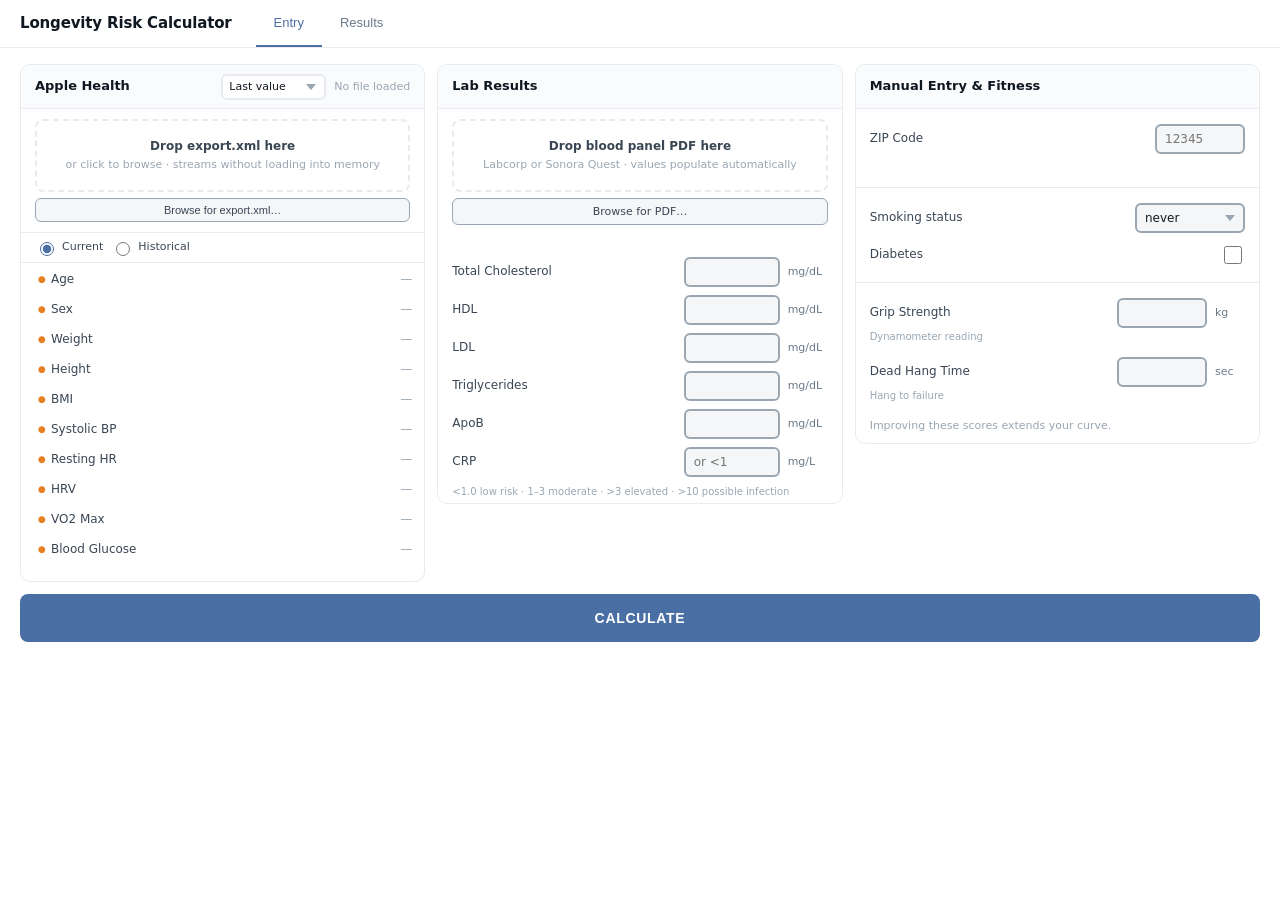
<file: index.html>
<!DOCTYPE html>
<html lang="en">
<head>
  <meta charset="UTF-8">
  <meta name="viewport" content="width=device-width, initial-scale=1.0">
  <title>Longevity Risk Calculator</title>
  <link rel="stylesheet" href="css/app.css">
</head>
<body>
<div id="app">

  <!-- ── Top bar ──────────────────────────────────────────────────────────── -->
  <header class="app-header">
    <span class="app-title">Longevity Risk Calculator</span>
    <nav class="tab-nav">
      <button class="tab-btn active" id="btn-entry"   onclick="switchTab('entry')">Entry</button>
      <button class="tab-btn"        id="btn-results" onclick="switchTab('results')">Results</button>
    </nav>
  </header>

  <!-- ════════════════════════════════════════════════════════════════════════
       ENTRY TAB
  ═══════════════════════════════════════════════════════════════════════════ -->
  <div class="tab-panel active" id="tab-entry">

    <!-- ── Three input panels ─────────────────────────────────────────────── -->
    <div class="panels-grid">

      <!-- ══ Panel 1: Apple Health ══════════════════════════════════════════ -->
      <div class="panel" id="panel-ah">

        <!-- Header: title + window selector + status -->
        <div class="panel-header">
          <span class="panel-title">Apple Health</span>
          <select id="ah-window" title="Data window">
            <option value="last_value">Last value</option>
            <option value="last_week">Last week</option>
            <option value="last_month">Last month</option>
            <option value="none">Manual entry</option>
          </select>
          <span class="panel-status" id="ah-status">No file loaded</span>
        </div>

        <!-- Drop zone for export.xml -->
        <div class="ah-drop-area">
          <div class="drop-zone" id="drop-ah"
               onclick="document.getElementById('file-ah').click()">
            <strong>Drop export.xml here</strong>
            <div class="drop-zone-hint">or click to browse · streams without loading into memory</div>
          </div>
          <input type="file" id="file-ah" accept=".xml" hidden>
          <button class="ah-reload-btn" id="ah-reload-btn">Browse for export.xml…</button>
        </div>

        <!-- Current / Historical date mode -->
        <div class="date-mode-row" id="date-mode-row">
          <label>
            <input type="radio" name="ah-mode" value="current" id="ah-mode-current" checked>
            Current
          </label>
          <label>
            <input type="radio" name="ah-mode" value="historical" id="ah-mode-historical">
            Historical
          </label>
          <span class="hist-selectors" id="hist-selectors">
            <select id="ah-month">
              <option>Jan</option><option>Feb</option><option>Mar</option>
              <option>Apr</option><option>May</option><option>Jun</option>
              <option>Jul</option><option>Aug</option><option>Sep</option>
              <option>Oct</option><option>Nov</option><option>Dec</option>
            </select>
            <select id="ah-year">
              <!-- Populated by app.js from export date range -->
            </select>
          </span>
        </div>

        <!-- Field rows: dot · label · value (or editable input in manual mode) -->
        <div class="ah-fields">

          <div class="ah-field" data-key="age">
            <span class="dot" id="dot-age">●</span>
            <span class="ah-field-label">Age</span>
            <span class="ah-field-value" id="val-age">—</span>
            <input type="text" class="field-input" id="inp-age" placeholder="yrs">
            <span class="ah-field-unit" id="unit-age" style="font-size:11px;color:var(--ink-3);width:36px;text-align:left;padding-left:4px">yrs</span>
          </div>

          <div class="ah-field" data-key="sex">
            <span class="dot" id="dot-sex">●</span>
            <span class="ah-field-label">Sex</span>
            <span class="ah-field-value" id="val-sex">—</span>
            <input type="text" class="field-input" id="inp-sex" placeholder="male / female">
          </div>

          <div class="ah-field" data-key="weight_lb">
            <span class="dot" id="dot-weight_lb">●</span>
            <span class="ah-field-label">Weight</span>
            <span class="ah-field-value" id="val-weight_lb">—</span>
            <input type="text" class="field-input" id="inp-weight_lb" placeholder="lb">
            <span class="ah-field-unit" style="font-size:11px;color:var(--ink-3);width:20px">lb</span>
          </div>

          <div class="ah-field" data-key="height_in">
            <span class="dot" id="dot-height_in">●</span>
            <span class="ah-field-label">Height</span>
            <span class="ah-field-value" id="val-height_in">—</span>
            <input type="text" class="field-input" id="inp-height_in" placeholder="in">
            <span class="ah-field-unit" style="font-size:11px;color:var(--ink-3);width:20px">in</span>
          </div>

          <div class="ah-field" data-key="bmi">
            <span class="dot" id="dot-bmi">●</span>
            <span class="ah-field-label">BMI</span>
            <span class="ah-field-value" id="val-bmi">—</span>
            <!-- BMI is always computed; input is read-only placeholder -->
            <input type="text" class="field-input" id="inp-bmi" placeholder="auto" readonly
                   style="background:var(--surface-2);cursor:default">
          </div>

          <div class="ah-field" data-key="systolic_bp">
            <span class="dot" id="dot-systolic_bp">●</span>
            <span class="ah-field-label">Systolic BP</span>
            <span class="ah-field-value" id="val-systolic_bp">—</span>
            <input type="text" class="field-input" id="inp-systolic_bp" placeholder="mmHg">
            <span class="ah-field-unit" style="font-size:11px;color:var(--ink-3);width:36px">mmHg</span>
          </div>

          <div class="ah-field" data-key="resting_hr">
            <span class="dot" id="dot-resting_hr">●</span>
            <span class="ah-field-label">Resting HR</span>
            <span class="ah-field-value" id="val-resting_hr">—</span>
            <input type="text" class="field-input" id="inp-resting_hr" placeholder="bpm">
            <span class="ah-field-unit" style="font-size:11px;color:var(--ink-3);width:28px">bpm</span>
          </div>

          <div class="ah-field" data-key="hrv">
            <span class="dot" id="dot-hrv">●</span>
            <span class="ah-field-label">HRV</span>
            <span class="ah-field-value" id="val-hrv">—</span>
            <input type="text" class="field-input" id="inp-hrv" placeholder="ms">
            <span class="ah-field-unit" style="font-size:11px;color:var(--ink-3);width:20px">ms</span>
          </div>

          <div class="ah-field" data-key="vo2_max">
            <span class="dot" id="dot-vo2_max">●</span>
            <span class="ah-field-label">VO2 Max</span>
            <span class="ah-field-value" id="val-vo2_max">—</span>
            <input type="text" class="field-input" id="inp-vo2_max" placeholder="mL/min·kg">
            <span class="ah-field-unit" style="font-size:11px;color:var(--ink-3);width:56px">mL/min·kg</span>
          </div>

          <div class="ah-field" data-key="blood_glucose">
            <span class="dot" id="dot-blood_glucose">●</span>
            <span class="ah-field-label">Blood Glucose</span>
            <span class="ah-field-value" id="val-blood_glucose">—</span>
            <input type="text" class="field-input" id="inp-blood_glucose" placeholder="mg/dL">
            <span class="ah-field-unit" style="font-size:11px;color:var(--ink-3);width:36px">mg/dL</span>
          </div>

        </div><!-- /.ah-fields -->

        <div class="ah-timestamp" id="ah-timestamp"></div>

      </div><!-- /#panel-ah -->


      <!-- ══ Panel 2: Lab Results ════════════════════════════════════════════ -->
      <div class="panel" id="panel-lab">

        <div class="panel-header">
          <span class="panel-title">Lab Results</span>
        </div>

        <!-- Drop zone for lab PDF -->
        <div class="lab-drop-area">
          <div class="drop-zone" id="drop-lab"
               onclick="document.getElementById('file-lab').click()">
            <strong>Drop blood panel PDF here</strong>
            <div class="drop-zone-hint">Labcorp or Sonora Quest · values populate automatically</div>
          </div>
          <input type="file" id="file-lab" accept=".pdf" hidden>
        </div>

        <button class="lab-browse-btn" id="lab-browse-btn"
                onclick="document.getElementById('file-lab').click()">
          Browse for PDF…
        </button>

        <div class="lab-status status-dim" id="lab-status"></div>

        <!-- Lab value entry fields -->
        <div class="lab-fields">

          <div class="lab-field">
            <span class="lab-field-label">Total Cholesterol</span>
            <input type="text" class="field-input" id="lab-total_cholesterol" placeholder="">
            <span class="lab-field-unit">mg/dL</span>
          </div>

          <div class="lab-field">
            <span class="lab-field-label">HDL</span>
            <input type="text" class="field-input" id="lab-hdl" placeholder="">
            <span class="lab-field-unit">mg/dL</span>
          </div>

          <div class="lab-field">
            <span class="lab-field-label">LDL</span>
            <input type="text" class="field-input" id="lab-ldl" placeholder="">
            <span class="lab-field-unit">mg/dL</span>
          </div>

          <div class="lab-field">
            <span class="lab-field-label">Triglycerides</span>
            <input type="text" class="field-input" id="lab-triglycerides" placeholder="">
            <span class="lab-field-unit">mg/dL</span>
          </div>

          <div class="lab-field">
            <span class="lab-field-label">ApoB</span>
            <input type="text" class="field-input" id="lab-apob" placeholder="">
            <span class="lab-field-unit">mg/dL</span>
          </div>

          <div class="lab-field">
            <span class="lab-field-label">CRP</span>
            <input type="text" class="field-input" id="lab-crp" placeholder="or &lt;1">
            <span class="lab-field-unit">mg/L</span>
          </div>

        </div><!-- /.lab-fields -->

        <div class="crp-hint">
          &lt;1.0 low risk · 1–3 moderate · &gt;3 elevated · &gt;10 possible infection
        </div>
        <div class="crp-infection-warn" id="crp-infection-warn">
          ⚠ May indicate acute infection — retest when healthy
        </div>

      </div><!-- /#panel-lab -->


      <!-- ══ Panel 3: Manual Entry & Fitness ════════════════════════════════ -->
      <div class="panel" id="panel-manual">

        <div class="panel-header">
          <span class="panel-title">Manual Entry &amp; Fitness</span>
        </div>

        <!-- ZIP Code -->
        <div class="manual-section">
          <div class="manual-field">
            <span class="manual-field-label">ZIP Code</span>
            <input type="text" class="field-input-sm" id="inp-zip"
                   placeholder="12345" maxlength="5">
          </div>
          <div class="zip-status status-dim" id="zip-status"></div>
        </div>

        <!-- Smoking + Diabetes -->
        <div class="manual-section">

          <div class="manual-field">
            <span class="manual-field-label">Smoking status</span>
            <select id="inp-smoker" style="width:110px;height:30px">
              <option value="never">never</option>
              <option value="former">former</option>
              <option value="current">current</option>
            </select>
          </div>

          <div class="manual-field">
            <span class="manual-field-label">Diabetes</span>
            <input type="checkbox" id="inp-diabetes">
          </div>

        </div>

        <!-- Fitness -->
        <div class="manual-section">

          <div class="fitness-field-block">
            <div class="fitness-field-row">
              <span class="manual-field-label">Grip Strength</span>
              <input type="text" class="field-input-sm" id="inp-grip_kg" placeholder="">
              <span class="manual-field-unit">kg</span>
            </div>
            <div class="fitness-hint">Dynamometer reading</div>
          </div>

          <div class="fitness-field-block">
            <div class="fitness-field-row">
              <span class="manual-field-label">Dead Hang Time</span>
              <input type="text" class="field-input-sm" id="inp-hang_seconds" placeholder="">
              <span class="manual-field-unit">sec</span>
            </div>
            <div class="fitness-hint">Hang to failure</div>
          </div>

          <div class="fitness-note">
            Improving these scores extends your curve.
          </div>

        </div>

      </div><!-- /#panel-manual -->

    </div><!-- /.panels-grid -->

    <!-- ── Calculate button ─────────────────────────────────────────────────── -->
    <div class="calc-row">
      <button class="btn-calculate" id="btn-calculate">CALCULATE</button>
      <div class="missing-warn" id="missing-warn"></div>
    </div>

  </div><!-- /#tab-entry -->


  <!-- ════════════════════════════════════════════════════════════════════════
       RESULTS TAB
  ═══════════════════════════════════════════════════════════════════════════ -->
  <div class="tab-panel" id="tab-results">

    <div class="results-grid" id="results-grid">

      <!-- ── Left column ───────────────────────────────────────────────────── -->
      <div class="results-left">

        <!-- Stat cards (2×2 grid) -->
        <div class="stat-cards" id="stat-cards">
          <div class="stat-card">
            <div class="stat-card-label">5-yr Risk</div>
            <div class="stat-card-value" id="stat-r5">—</div>
          </div>
          <div class="stat-card">
            <div class="stat-card-label">10-yr Risk</div>
            <div class="stat-card-value" id="stat-r10">—</div>
          </div>
          <div class="stat-card">
            <div class="stat-card-label">Median Remaining</div>
            <div class="stat-card-value" id="stat-med">—</div>
          </div>
          <div class="stat-card">
            <div class="stat-card-label">ASCVD 10-yr</div>
            <div class="stat-card-value" id="stat-ascvd">—</div>
          </div>
        </div>

        <!-- Data source label -->
        <div class="data-source-label" id="data-source-label"></div>

        <!-- Risk factors panel (hidden until first Calculate) -->
        <div class="risk-panel" id="risk-panel">
          <div class="risk-body">
            <div class="risk-col" id="risk-positive">
              <div class="risk-empty">Enter optional fields for full analysis</div>
            </div>
            <div class="risk-divider"></div>
            <div class="risk-col" id="risk-negative">
              <div class="risk-empty">No significant risk factors identified</div>
            </div>
          </div>
        </div>

      </div><!-- /.results-left -->

      <!-- ── Right column: chart ───────────────────────────────────────────── -->
      <div class="results-right" id="results-right">
        <span class="chart-placeholder" id="chart-placeholder">
          Click CALCULATE to generate your survival curve.
        </span>
        <canvas id="survival-chart" style="display:none"></canvas>
      </div>

    </div><!-- /.results-grid -->

  </div><!-- /#tab-results -->

</div><!-- /#app -->

<!-- ── Libraries (plain scripts, loaded before ES modules) ──────────────────── -->
<script src="lib/saxjs/sax.min.js"></script>
<script src="lib/chartjs/chart.umd.min.js"></script>

<!-- ── Tab switching (minimal UI-only JS — no business logic) ──────────────── -->
<script>
function switchTab(name) {
  document.querySelectorAll('.tab-panel').forEach(p => p.classList.remove('active'));
  document.querySelectorAll('.tab-btn').forEach(b => b.classList.remove('active'));
  document.getElementById('tab-' + name).classList.add('active');
  document.getElementById('btn-' + name).classList.add('active');
}
</script>

<!-- ── Application modules ──────────────────────────────────────────────────── -->
<script type="module" src="js/app.js"></script>

</body>
</html>
</file>
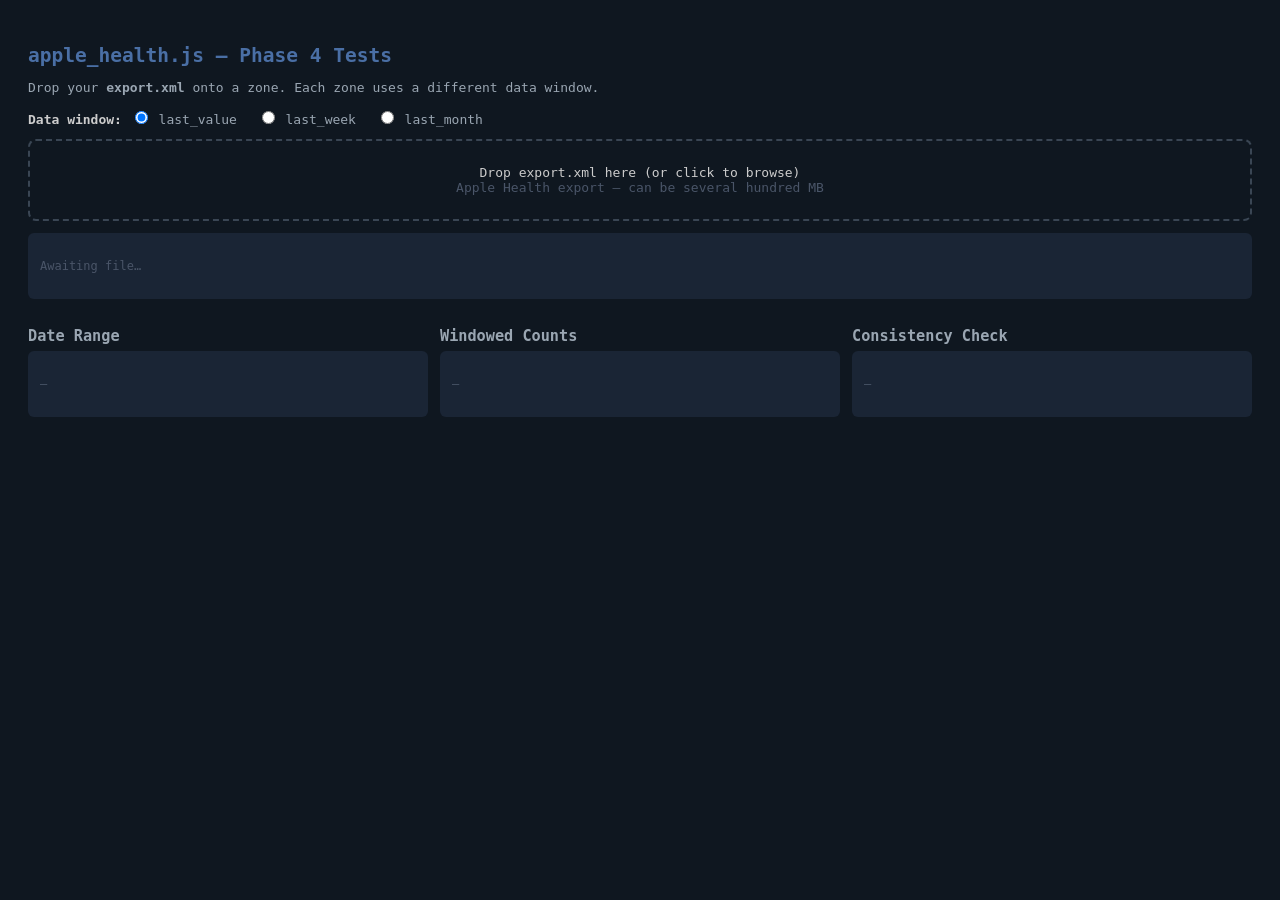
<file: tests/test_apple_health.html>
<!DOCTYPE html>
<html lang="en">
<head>
  <meta charset="UTF-8">
  <title>apple_health.js tests</title>
  <style>
    * { box-sizing: border-box; }
    body  { font-family: monospace; background: #0f1720; color: #ccc; padding: 20px; }
    h2    { color: #4A6FA5; margin-bottom: 4px; }
    h3    { color: #9aa6b2; margin: 16px 0 6px; }
    .zone {
      border: 2px dashed #3a4654; border-radius: 8px; padding: 24px;
      text-align: center; cursor: pointer; margin-bottom: 12px;
      transition: border-color 0.2s;
    }
    .zone.over  { border-color: #4A6FA5; background: #1a2535; }
    .zone.done  { border-color: #3D9970; }
    .zone.error { border-color: #e74c3c; }
    .pass  { color: #3D9970; }
    .fail  { color: #e74c3c; }
    .warn  { color: #E67E22; }
    .info  { color: #9aa6b2; }
    .dim   { color: #4a5568; }
    pre    { white-space: pre-wrap; font-size: 12px; line-height: 1.5; }
    .result-block { background: #1a2535; border-radius: 6px; padding: 12px; margin-bottom: 12px; }
    progress { width: 100%; height: 8px; margin-bottom: 8px; }
    progress::-webkit-progress-bar  { background: #1a2535; border-radius: 4px; }
    progress::-webkit-progress-value { background: #4A6FA5; border-radius: 4px; }
    .grid3 { display: grid; grid-template-columns: repeat(3, 1fr); gap: 12px; }
    @media (max-width: 900px) { .grid3 { grid-template-columns: 1fr; } }
    input[type=file] { display: none; }
    .window-sel { margin-bottom: 12px; }
    .window-sel label { margin-right: 12px; color: #9aa6b2; }
    .field { display: flex; justify-content: space-between; padding: 3px 0;
             border-bottom: 1px solid #1e2d3d; }
    .field .label { color: #9aa6b2; }
    .field .value { color: #e0e6ed; font-weight: bold; }
    .field .value.null { color: #4a5568; font-style: italic; }
  </style>
</head>
<body>
<h2>apple_health.js — Phase 4 Tests</h2>
<p class="info">Drop your <strong>export.xml</strong> onto a zone. Each zone uses a different data window.</p>

<div class="window-sel">
  <strong>Data window:</strong>
  <label><input type="radio" name="win" value="last_value" checked> last_value</label>
  <label><input type="radio" name="win" value="last_week"> last_week</label>
  <label><input type="radio" name="win" value="last_month"> last_month</label>
</div>

<div class="zone" id="zone-main" onclick="document.getElementById('file-main').click()">
  Drop export.xml here (or click to browse)
  <br><span class="dim">Apple Health export — can be several hundred MB</span>
</div>
<input type="file" id="file-main" accept=".xml">

<progress id="progress" value="0" max="1" style="display:none"></progress>

<div class="result-block" id="result-biometrics">
  <pre class="dim">Awaiting file…</pre>
</div>

<div class="grid3">
  <div>
    <h3>Date Range</h3>
    <div class="result-block" id="result-daterange">
      <pre class="dim">—</pre>
    </div>
  </div>
  <div>
    <h3>Windowed Counts</h3>
    <div class="result-block" id="result-counts">
      <pre class="dim">—</pre>
    </div>
  </div>
  <div>
    <h3>Consistency Check</h3>
    <div class="result-block" id="result-check">
      <pre class="dim">—</pre>
    </div>
  </div>
</div>

<!-- Load sax-js as a plain script before the ES module -->
<script src="../lib/saxjs/sax.min.js"></script>
<script type="module">
import { parseAppleHealth, getExportDateRange } from '../js/apple_health.js';

const zone     = document.getElementById('zone-main');
const fileInput= document.getElementById('file-main');
const progress = document.getElementById('progress');
const elBio    = document.getElementById('result-biometrics');
const elRange  = document.getElementById('result-daterange');
const elCounts = document.getElementById('result-counts');
const elCheck  = document.getElementById('result-check');

function selectedWindow() {
  return document.querySelector('input[name=win]:checked').value;
}

function fmt(v) {
  if (v === null || v === undefined) return '<span class="null">null</span>';
  return String(v);
}

function field(label, value) {
  const cls = (value === null || value === undefined) ? 'null' : '';
  return `<div class="field"><span class="label">${label}</span><span class="value ${cls}">${fmt(value)}</span></div>`;
}

function tsToStr(ts) {
  if (ts === null) return 'null';
  const d = new Date(ts);
  return d.toISOString().replace('T', ' ').slice(0, 19);
}

function runChecks(bio) {
  const checks = [];

  function check(label, ok, detail = '') {
    checks.push({ label, ok, detail });
  }

  check('age is integer >= 0',     Number.isInteger(bio.age) && bio.age >= 0,        `got ${bio.age}`);
  check('sex is male or female',   bio.sex === 'male' || bio.sex === 'female',        `got "${bio.sex}"`);
  check('weight_lb > 0',           bio.weight_lb !== null && bio.weight_lb > 0,       `got ${bio.weight_lb}`);
  check('weight_kg > 0',           bio.weight_kg !== null && bio.weight_kg > 0,       `got ${bio.weight_kg}`);
  check('height_in > 0',           bio.height_in !== null && bio.height_in > 0,       `got ${bio.height_in}`);
  check('bmi in [15, 60]',         bio.bmi !== null && bio.bmi >= 15 && bio.bmi <= 60, `got ${bio.bmi}`);

  // weight_kg / weight_lb ratio ≈ 0.453592
  if (bio.weight_kg !== null && bio.weight_lb !== null && bio.weight_lb > 0) {
    const ratio = bio.weight_kg / bio.weight_lb;
    check('kg/lb ratio ≈ 0.4536',  Math.abs(ratio - 0.453592) < 0.001,               `ratio=${ratio.toFixed(5)}`);
  }

  // BMI = (weight_lb / height_in^2) * 703
  if (bio.weight_lb !== null && bio.height_in !== null && bio.height_in > 0) {
    const expectedBmi = (bio.weight_lb / (bio.height_in ** 2)) * 703;
    check('BMI formula correct',   Math.abs(bio.bmi - expectedBmi) < 0.2,             `expected≈${expectedBmi.toFixed(1)} got=${bio.bmi}`);
  }

  check('systolic_bp > 0 or null', bio.systolic_bp === null || bio.systolic_bp > 0,  `got ${bio.systolic_bp}`);
  check('resting_hr > 0 or null',  bio.resting_hr  === null || bio.resting_hr  > 0,  `got ${bio.resting_hr}`);
  check('vo2_max > 0 or null',     bio.vo2_max     === null || bio.vo2_max     > 0,  `got ${bio.vo2_max}`);
  check('hrv > 0 or null',         bio.hrv         === null || bio.hrv         > 0,  `got ${bio.hrv}`);

  // date range: min <= max
  const [minDt, maxDt] = bio._date_range;
  check('date range: min <= max',  minDt !== null && maxDt !== null && minDt <= maxDt,
        `${tsToStr(minDt)} .. ${tsToStr(maxDt)}`);

  return checks;
}

async function handleFile(file) {
  const win = selectedWindow();
  zone.className = 'zone';
  zone.textContent = `Parsing ${file.name} (${(file.size / 1e6).toFixed(0)} MB) — ${win}…`;
  elBio.innerHTML = '<pre class="info">Streaming XML…</pre>';
  elRange.innerHTML  = '<pre class="dim">—</pre>';
  elCounts.innerHTML = '<pre class="dim">—</pre>';
  elCheck.innerHTML  = '<pre class="dim">—</pre>';

  progress.style.display = 'block';
  progress.value = 0;

  const t0 = performance.now();

  try {
    const bio = await parseAppleHealth(file, win, null, frac => {
      progress.value = frac;
    });
    progress.value = 1;
    const elapsed = ((performance.now() - t0) / 1000).toFixed(1);

    zone.className = 'zone done';
    zone.textContent = `✓ ${file.name} parsed in ${elapsed}s (${win})`;

    // Biometrics display
    elBio.innerHTML = `
      ${field('age',          bio.age)}
      ${field('sex',          bio.sex)}
      ${field('weight_lb',    bio.weight_lb)}
      ${field('weight_kg',    bio.weight_kg)}
      ${field('height_in',    bio.height_in)}
      ${field('bmi',          bio.bmi)}
      ${field('systolic_bp',  bio.systolic_bp)}
      ${field('resting_hr',   bio.resting_hr)}
      ${field('hrv',          bio.hrv)}
      ${field('vo2_max',      bio.vo2_max)}
      ${field('blood_glucose',bio.blood_glucose)}
    `;

    // Date range
    const [minDt, maxDt] = bio._date_range;
    elRange.innerHTML = `<pre>${tsToStr(minDt)}\n  to\n${tsToStr(maxDt)}</pre>`;

    // Counts
    const cnt = bio._counts;
    const cntKeys = Object.keys(cnt);
    if (cntKeys.length === 0) {
      elCounts.innerHTML = '<pre class="dim">(last_value mode — no counts)</pre>';
    } else {
      elCounts.innerHTML = '<pre>' +
        cntKeys.map(k => `${k.padEnd(16)} ${cnt[k]} readings`).join('\n') +
      '</pre>';
    }

    // Consistency checks
    const checks = runChecks(bio);
    const passed = checks.filter(c => c.ok).length;
    const failed = checks.filter(c => !c.ok).length;
    let html = `<pre>`;
    for (const c of checks) {
      const cls  = c.ok ? 'pass' : 'fail';
      const mark = c.ok ? 'PASS' : 'FAIL';
      html += `<span class="${cls}">${mark}</span>  ${c.label}`;
      if (c.detail) html += `  <span class="dim">(${c.detail})</span>`;
      html += '\n';
    }
    html += `\n<span class="${failed === 0 ? 'pass' : 'fail'}">${passed}/${checks.length} checks passed</span>`;
    html += `</pre>`;
    elCheck.innerHTML = html;

  } catch (err) {
    zone.className = 'zone error';
    zone.textContent = `Error: ${err.message}`;
    elBio.innerHTML = `<pre class="fail">${err.stack || err.message}</pre>`;
    console.error(err);
  }
}

// ── Drop zone wiring ─────────────────────────────────────────────────────────
zone.addEventListener('dragover', e => { e.preventDefault(); zone.classList.add('over'); });
zone.addEventListener('dragleave', () => zone.classList.remove('over'));
zone.addEventListener('drop', e => {
  e.preventDefault(); zone.classList.remove('over');
  const file = e.dataTransfer.files[0];
  if (file) handleFile(file);
});
fileInput.addEventListener('change', () => {
  if (fileInput.files[0]) handleFile(fileInput.files[0]);
});
</script>
</body>
</html>
</file>
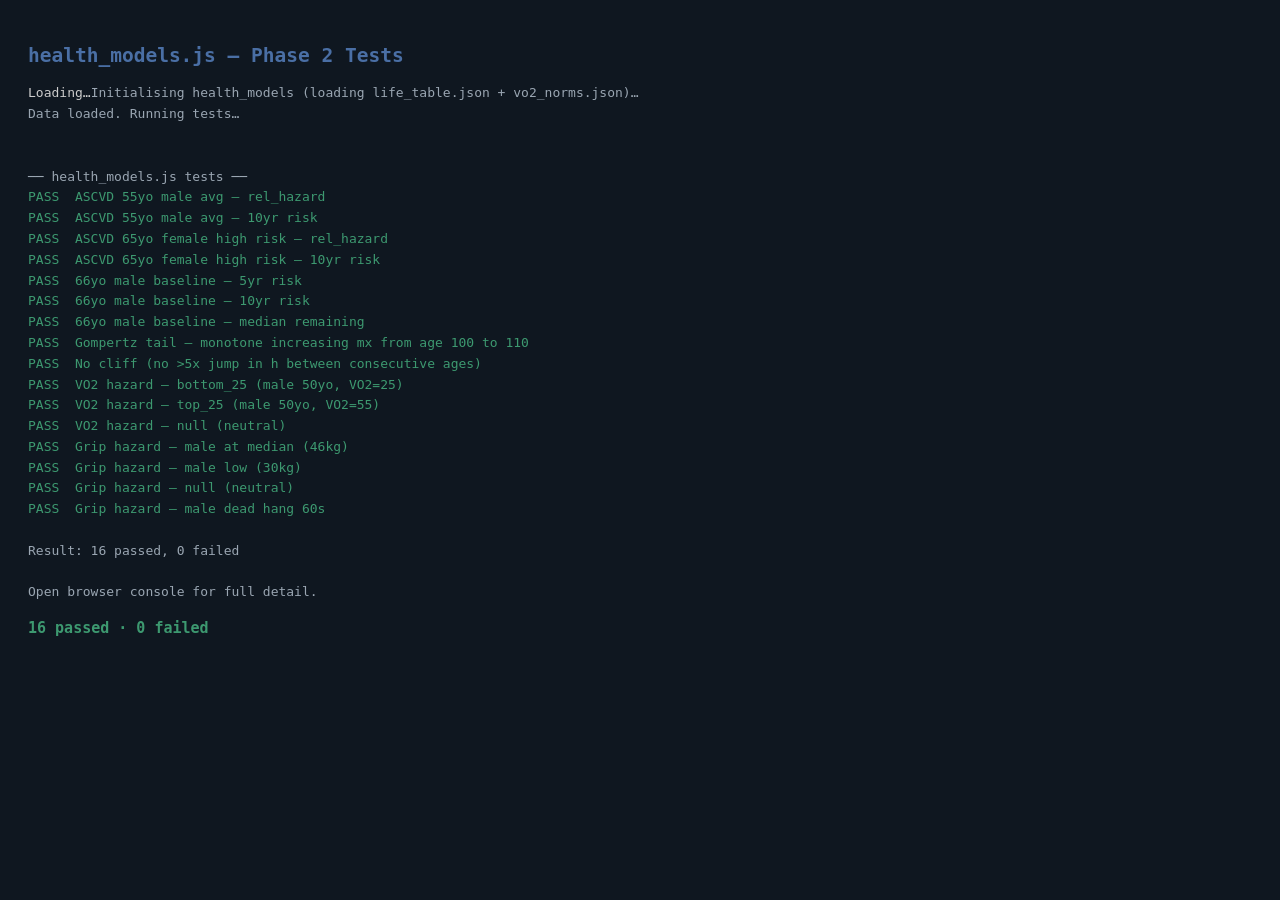
<file: tests/test_health_models.html>
<!DOCTYPE html>
<html lang="en">
<head>
  <meta charset="UTF-8">
  <title>health_models.js tests</title>
  <style>
    body { font-family: monospace; padding: 20px; background: #0f1720; color: #ccc; }
    h2   { color: #4A6FA5; }
    #log { white-space: pre; line-height: 1.6; font-size: 13px; }
    .pass { color: #3D9970; }
    .fail { color: #e74c3c; }
    .warn { color: #E67E22; }
    .info { color: #9aa6b2; }
    #summary { margin-top: 16px; font-size: 15px; font-weight: bold; }
  </style>
</head>
<body>
<h2>health_models.js — Phase 2 Tests</h2>
<div id="log">Loading…</div>
<div id="summary"></div>

<script type="module">
import {
  init, integrateSurvival, summarizeSurvival,
  predictAscvdHazard, ascvd10yrRisk,
  predictVo2Hazard, predictGripHazard,
  predictCombinedHazard, runTests,
} from '../js/health_models.js';

const logEl = document.getElementById('log');
const sumEl = document.getElementById('summary');

function log(msg, cls = 'info') {
  const span = document.createElement('span');
  span.className = cls;
  span.textContent = msg + '\n';
  logEl.appendChild(span);
}

// Intercept console to show in page
const origLog   = console.log.bind(console);
const origWarn  = console.warn.bind(console);
const origGroup = console.group.bind(console);
const origGroupEnd = console.groupEnd.bind(console);

console.log  = (...a) => { origLog(...a);  const s = a.join(' '); log(s, s.startsWith('PASS') ? 'pass' : s.startsWith('FAIL') ? 'fail' : 'info'); };
console.warn = (...a) => { origWarn(...a); log(a.join(' '), 'warn'); };
console.group    = (...a) => { origGroup(...a);    log('\n── ' + a.join(' ') + ' ──', 'info'); };
console.groupEnd = (...a) => { origGroupEnd(...a); };

log('Initialising health_models (loading life_table.json + vo2_norms.json)…');

try {
  await init('../data');
  log('Data loaded. Running tests…\n');
  const { passed, failed } = runTests();
  sumEl.textContent = `${passed} passed · ${failed} failed`;
  sumEl.style.color = failed === 0 ? '#3D9970' : '#e74c3c';
  log('\nOpen browser console for full detail.');
} catch (err) {
  log('ERROR: ' + err.message, 'fail');
  console.error(err);
}
</script>
</body>
</html>
</file>
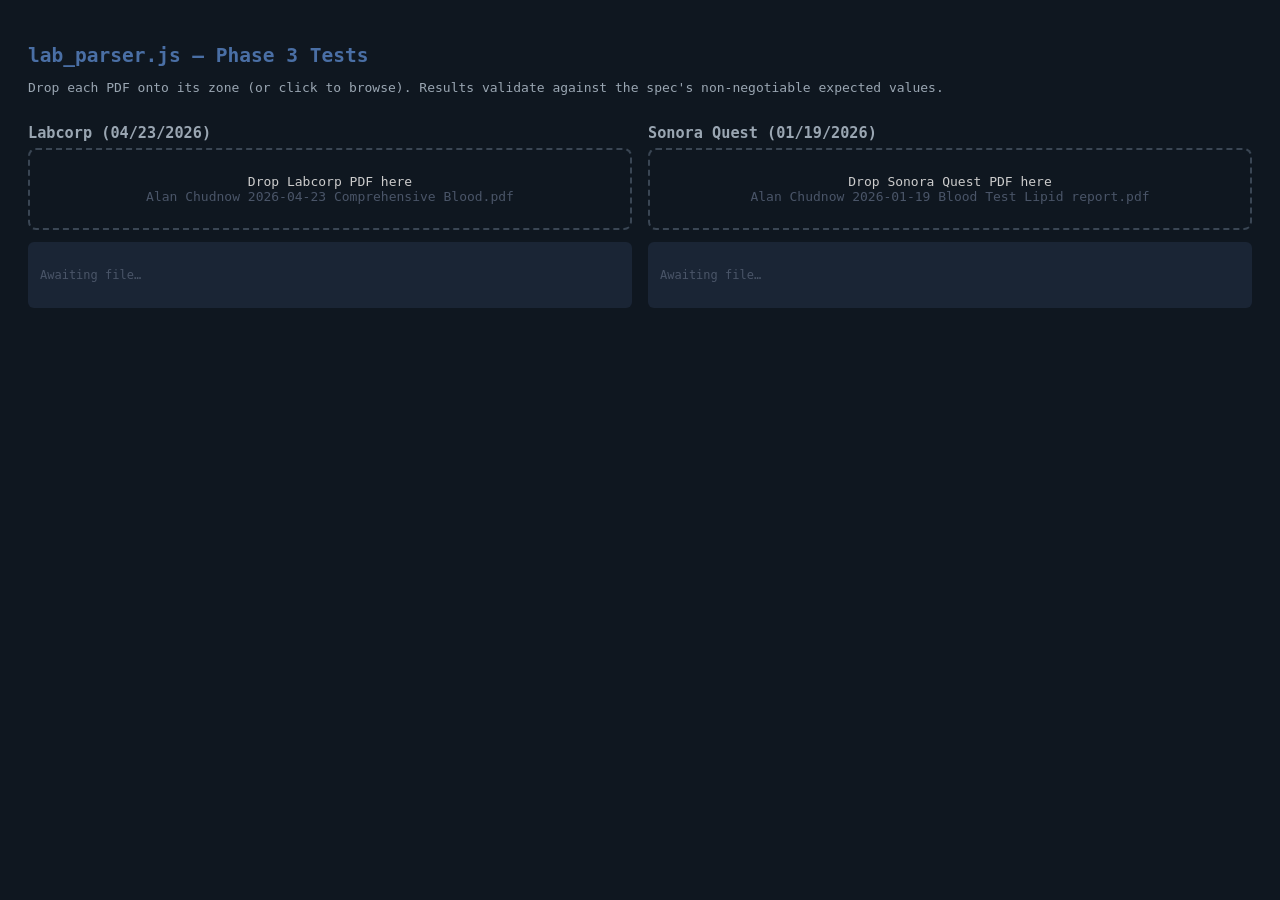
<file: tests/test_lab_parser.html>
<!DOCTYPE html>
<html lang="en">
<head>
  <meta charset="UTF-8">
  <title>lab_parser.js tests</title>
  <style>
    * { box-sizing: border-box; }
    body  { font-family: monospace; background: #0f1720; color: #ccc; padding: 20px; }
    h2    { color: #4A6FA5; margin-bottom: 4px; }
    h3    { color: #9aa6b2; margin: 16px 0 6px; }
    .zone {
      border: 2px dashed #3a4654; border-radius: 8px; padding: 24px;
      text-align: center; cursor: pointer; margin-bottom: 12px;
      transition: border-color 0.2s;
    }
    .zone.over  { border-color: #4A6FA5; background: #1a2535; }
    .zone.done  { border-color: #3D9970; }
    .zone.error { border-color: #e74c3c; }
    .pass  { color: #3D9970; }
    .fail  { color: #e74c3c; }
    .warn  { color: #E67E22; }
    .info  { color: #9aa6b2; }
    .dim   { color: #4a5568; }
    pre    { white-space: pre-wrap; font-size: 12px; line-height: 1.5; }
    .result-block { background: #1a2535; border-radius: 6px; padding: 12px; margin-bottom: 12px; }
    #summary { margin-top: 16px; font-size: 16px; font-weight: bold; }
    details summary { cursor: pointer; color: #9aa6b2; margin-top: 8px; }
    details pre { font-size: 11px; max-height: 300px; overflow-y: auto; }
    .grid { display: grid; grid-template-columns: 1fr 1fr; gap: 16px; }
    @media (max-width: 700px) { .grid { grid-template-columns: 1fr; } }
    input[type=file] { display: none; }
  </style>
</head>
<body>
<h2>lab_parser.js — Phase 3 Tests</h2>
<p class="info">Drop each PDF onto its zone (or click to browse). Results validate against the spec's non-negotiable expected values.</p>

<div class="grid">
  <!-- Labcorp -->
  <div>
    <h3>Labcorp (04/23/2026)</h3>
    <div class="zone" id="zone-labcorp" onclick="document.getElementById('file-labcorp').click()">
      Drop Labcorp PDF here<br>
      <span class="dim">Alan Chudnow 2026-04-23 Comprehensive Blood.pdf</span>
    </div>
    <input type="file" id="file-labcorp" accept=".pdf">
    <div class="result-block" id="result-labcorp">
      <pre class="dim">Awaiting file…</pre>
    </div>
  </div>

  <!-- Sonora Quest -->
  <div>
    <h3>Sonora Quest (01/19/2026)</h3>
    <div class="zone" id="zone-sonora" onclick="document.getElementById('file-sonora').click()">
      Drop Sonora Quest PDF here<br>
      <span class="dim">Alan Chudnow 2026-01-19 Blood Test Lipid report.pdf</span>
    </div>
    <input type="file" id="file-sonora" accept=".pdf">
    <div class="result-block" id="result-sonora">
      <pre class="dim">Awaiting file…</pre>
    </div>
  </div>
</div>

<div id="summary"></div>

<script type="module">
import { parseLabPdf, extractRawText } from '../js/lab_parser.js';

// ── Expected values from the spec (non-negotiable) ───────────────────────────
const EXPECTED = {
  labcorp: {
    hdl: 46, ldl: 72, apob: 66, hba1c: 5.1, glucose: 82,
    crp: 1.0, total_cholesterol: 130, triglycerides: 83, vldl: 12,
    lab_date: '04/23/2026', lab_vendor: 'labcorp',
  },
  sonora_quest: {
    hdl: 35, ldl: 122, non_hdl: 143, hba1c: 5.2, glucose: 96,
    total_cholesterol: 178, triglycerides: 106, vldl: 21,
    apob: null, crp: null,
    lab_date: '01/19/2026', lab_vendor: 'sonora_quest',
  },
};

// Track pass/fail across both PDFs
const totals = { passed: 0, failed: 0 };

function checkResults(got, expected, label, elResult, elZone) {
  let html = `<pre>`;
  let allPass = true;

  for (const [k, expVal] of Object.entries(expected)) {
    const gotVal = got[k] ?? null;
    let ok;
    if (expVal === null) {
      ok = gotVal === null || gotVal === undefined;
    } else if (typeof expVal === 'number') {
      ok = Math.abs((gotVal ?? NaN) - expVal) < 0.05;
    } else {
      ok = gotVal === expVal;
    }
    const cls   = ok ? 'pass' : 'fail';
    const mark  = ok ? 'PASS' : 'FAIL';
    const gotStr = gotVal === null ? 'null' : String(gotVal);
    const expStr = expVal === null ? 'null' : String(expVal);
    html += `<span class="${cls}">${mark}</span>  ${k.padEnd(20)} got=${gotStr.padEnd(10)} exp=${expStr}\n`;
    if (ok) totals.passed++; else { totals.failed++; allPass = false; }
  }

  // Also show any extra fields returned (non-null values not in expected)
  const extra = Object.entries(got).filter(([k, v]) => !(k in expected) && v !== null);
  if (extra.length) {
    html += `\n<span class="info">-- Extra fields returned --</span>\n`;
    for (const [k, v] of extra) html += `<span class="info">         ${k.padEnd(20)} ${v}</span>\n`;
  }

  html += `</pre>`;
  elResult.innerHTML = html;
  elZone.className = 'zone ' + (allPass ? 'done' : 'error');
  elZone.textContent = allPass ? `✓ ${label} — all pass` : `✗ ${label} — see failures`;

  updateSummary();
}

function updateSummary() {
  const el = document.getElementById('summary');
  const total = totals.passed + totals.failed;
  if (total === 0) { el.textContent = ''; return; }
  el.textContent = `${totals.passed} / ${total} checks passed`;
  el.style.color = totals.failed === 0 ? '#3D9970' : '#e74c3c';
}

async function handleFile(file, vendorKey, elResult, elZone) {
  elZone.className = 'zone';
  elZone.textContent = `Parsing ${file.name}…`;
  elResult.innerHTML = '<pre class="info">Extracting text and matching labels…</pre>';
  try {
    const got = await parseLabPdf(file);

    // Attach raw text for debugging
    const raw = await extractRawText(file);
    const relevant = raw.split('\n')
      .filter(l => /cholesterol|hdl|ldl|triglyceride|apob|apolipoprotein|glucose|hba1c|hemoglobin|crp|reactive|vldl|non.hdl|collected|labcorp|sonora/i.test(l))
      .join('\n');

    checkResults(got, EXPECTED[vendorKey], file.name, elResult, elZone);

    const details = document.createElement('details');
    details.innerHTML = `<summary>Raw extracted text (relevant lines)</summary><pre>${escHtml(relevant)}</pre>`;
    document.getElementById('result-' + vendorKey.replace('_', '-').replace('sonora-quest','sonora')).appendChild(details);

  } catch (err) {
    elZone.className = 'zone error';
    elZone.textContent = `Error: ${err.message}`;
    elResult.innerHTML = `<pre class="fail">${escHtml(err.stack || err.message)}</pre>`;
    console.error(err);
  }
}

function escHtml(s) {
  return s.replace(/&/g,'&amp;').replace(/</g,'&lt;').replace(/>/g,'&gt;');
}

// ── Drop zone + file input wiring ────────────────────────────────────────────
function wireZone(zoneId, fileInputId, vendorKey) {
  const zone   = document.getElementById(zoneId);
  const input  = document.getElementById(fileInputId);
  const result = document.getElementById('result-' + zoneId.replace('zone-',''));

  zone.addEventListener('dragover', e => { e.preventDefault(); zone.classList.add('over'); });
  zone.addEventListener('dragleave', () => zone.classList.remove('over'));
  zone.addEventListener('drop', e => {
    e.preventDefault(); zone.classList.remove('over');
    const file = e.dataTransfer.files[0];
    if (file) handleFile(file, vendorKey, result, zone);
  });
  input.addEventListener('change', () => {
    if (input.files[0]) handleFile(input.files[0], vendorKey, result, zone);
  });
}

wireZone('zone-labcorp', 'file-labcorp', 'labcorp');
wireZone('zone-sonora',  'file-sonora',  'sonora_quest');
</script>
</body>
</html>
</file>
<file: css/app.css>
/* ─────────────────────────────────────────────────────────────────────────────
   Design tokens (matching src/gui.py color constants)
───────────────────────────────────────────────────────────────────────────── */
:root {
  --bg:          #ffffff;
  --surface-2:   #fafbfc;
  --surface-3:   #f4f6f8;
  --ink-1:       #0f1720;
  --ink-2:       #3a4654;
  --ink-3:       #6b7a8a;
  --ink-4:       #9aa6b2;
  --line:        #e7ebef;
  --border:      #9aa6b2;
  --accent:      #4a6fa5;
  --accent-hvr:  #3a5a8a;
  --accent-soft: #eef2f8;
  --ok:          #3d9970;
  --warn:        #e67e22;
  --danger:      #e74c3c;
}

/* ─────────────────────────────────────────────────────────────────────────────
   Reset and base
───────────────────────────────────────────────────────────────────────────── */
*, *::before, *::after { box-sizing: border-box; }
html, body {
  margin: 0; padding: 0;
  background: var(--bg);
  color: var(--ink-1);
  font-family: 'Segoe UI', -apple-system, BlinkMacSystemFont, system-ui, sans-serif;
  font-size: 14px;
  line-height: 1.45;
  -webkit-font-smoothing: antialiased;
}

/* ─────────────────────────────────────────────────────────────────────────────
   App shell
───────────────────────────────────────────────────────────────────────────── */
#app {
  min-height: 100vh;
  display: flex;
  flex-direction: column;
}

/* ─────────────────────────────────────────────────────────────────────────────
   Top bar / header
───────────────────────────────────────────────────────────────────────────── */
.app-header {
  background: var(--bg);
  border-bottom: 1px solid var(--line);
  padding: 0 20px;
  display: flex;
  align-items: center;
  gap: 24px;
  height: 48px;
  flex-shrink: 0;
}

.app-title {
  font-size: 15px;
  font-weight: 600;
  color: var(--ink-1);
  letter-spacing: -0.01em;
}

/* ─────────────────────────────────────────────────────────────────────────────
   Tab navigation
───────────────────────────────────────────────────────────────────────────── */
.tab-nav {
  display: flex;
  gap: 0;
  height: 100%;
  align-items: stretch;
}

.tab-btn {
  background: none;
  border: none;
  border-bottom: 2px solid transparent;
  padding: 0 18px;
  font-size: 13px;
  font-weight: 500;
  color: var(--ink-3);
  cursor: pointer;
  transition: color 0.15s, border-color 0.15s;
  white-space: nowrap;
}

.tab-btn:hover { color: var(--ink-1); }

.tab-btn.active {
  color: var(--accent);
  border-bottom-color: var(--accent);
}

/* ─────────────────────────────────────────────────────────────────────────────
   Tab panels
───────────────────────────────────────────────────────────────────────────── */
.tab-panel { display: none; flex: 1; }
.tab-panel.active { display: flex; flex-direction: column; }

/* ─────────────────────────────────────────────────────────────────────────────
   Entry tab layout
───────────────────────────────────────────────────────────────────────────── */
#tab-entry {
  padding: 16px 20px 0;
  gap: 0;
}

.panels-grid {
  display: grid;
  grid-template-columns: repeat(3, 1fr);
  gap: 12px;
  align-items: start;
}

.calc-row {
  padding: 12px 0 16px;
  display: flex;
  flex-direction: column;
  gap: 6px;
}

/* ─────────────────────────────────────────────────────────────────────────────
   Panel cards
───────────────────────────────────────────────────────────────────────────── */
.panel {
  background: var(--bg);
  border: 1px solid var(--line);
  border-radius: 10px;
  overflow: hidden;
  display: flex;
  flex-direction: column;
}

.panel-header {
  background: var(--surface-2);
  border-bottom: 1px solid var(--line);
  padding: 0 14px;
  height: 44px;
  display: flex;
  align-items: center;
  gap: 8px;
  flex-shrink: 0;
}

.panel-title {
  font-size: 13px;
  font-weight: 600;
  color: var(--ink-1);
  flex: 1;
}

.panel-status {
  font-size: 11px;
  color: var(--ink-4);
  white-space: nowrap;
}

.panel-body {
  padding: 0;
  flex: 1;
}

/* ─────────────────────────────────────────────────────────────────────────────
   Form controls
───────────────────────────────────────────────────────────────────────────── */
select, input[type=text], input[type=number] {
  font-family: inherit;
  font-size: 12px;
  color: var(--ink-1);
  background: var(--surface-3);
  border: 2px solid var(--border);
  border-radius: 6px;
  padding: 3px 8px;
  outline: none;
  transition: border-color 0.15s;
}

select:focus,
input[type=text]:focus,
input[type=number]:focus {
  border-color: var(--accent);
}

select {
  cursor: pointer;
  appearance: none;
  -webkit-appearance: none;
  background-image: url("data:image/svg+xml,%3Csvg xmlns='http://www.w3.org/2000/svg' width='10' height='6'%3E%3Cpath d='M0 0l5 6 5-6z' fill='%239aa6b2'/%3E%3C/svg%3E");
  background-repeat: no-repeat;
  background-position: right 8px center;
  padding-right: 24px;
}

input[type=checkbox] {
  width: 18px; height: 18px;
  accent-color: var(--accent);
  cursor: pointer;
}

.field-input { width: 96px; height: 30px; }
.field-input-sm { width: 90px; height: 30px; }

/* ─────────────────────────────────────────────────────────────────────────────
   Drop zones
───────────────────────────────────────────────────────────────────────────── */
.drop-zone {
  border: 2px dashed var(--line);
  border-radius: 8px;
  padding: 16px 12px;
  text-align: center;
  cursor: pointer;
  transition: border-color 0.2s, background 0.2s;
  font-size: 12px;
  color: var(--ink-4);
  line-height: 1.5;
}

.drop-zone:hover,
.drop-zone.dragover { border-color: var(--accent); background: var(--accent-soft); }
.drop-zone.loaded   { border-color: var(--ok);     border-style: solid; }
.drop-zone.error    { border-color: var(--danger);  border-style: solid; }

.drop-zone strong { color: var(--ink-2); }

.drop-zone-hint { font-size: 11px; color: var(--ink-4); margin-top: 2px; }

/* ─────────────────────────────────────────────────────────────────────────────
   Apple Health panel specific
───────────────────────────────────────────────────────────────────────────── */
.ah-drop-area {
  padding: 10px 14px;
  border-bottom: 1px solid var(--line);
}

.ah-reload-btn {
  display: block;
  width: 100%;
  margin-top: 6px;
  padding: 5px;
  background: var(--surface-3);
  border: 1px solid var(--border);
  border-radius: 6px;
  font-size: 11px;
  color: var(--ink-2);
  cursor: pointer;
  text-align: center;
}

.ah-reload-btn:hover { background: var(--line); }

/* Date mode row */
.date-mode-row {
  display: flex;
  align-items: center;
  gap: 8px;
  padding: 6px 14px;
  border-bottom: 1px solid var(--line);
  flex-wrap: wrap;
}

.date-mode-row label {
  display: flex;
  align-items: center;
  gap: 5px;
  font-size: 11px;
  color: var(--ink-2);
  cursor: pointer;
  white-space: nowrap;
}

input[type=radio] {
  accent-color: var(--accent);
  width: 14px; height: 14px;
  cursor: pointer;
}

.date-mode-row select {
  font-size: 11px;
  height: 26px;
  padding: 2px 22px 2px 6px;
}

.hist-selectors { display: none; align-items: center; gap: 4px; }
.hist-selectors.visible { display: flex; }

/* AH field rows */
.ah-fields { padding: 2px 0; }

.ah-field {
  display: flex;
  align-items: center;
  gap: 0;
  padding: 3px 12px 3px 12px;
  min-height: 30px;
}

.ah-field:hover { background: var(--surface-2); }

.dot {
  font-size: 9px;
  color: var(--warn);
  width: 18px;
  flex-shrink: 0;
  text-align: center;
  transition: color 0.2s;
}

.dot.ok   { color: var(--ok); }
.dot.warn { color: var(--warn); }

.ah-field-label {
  flex: 1;
  font-size: 12px;
  color: var(--ink-2);
}

.ah-field-value {
  font-size: 12px;
  color: var(--ink-4);
  text-align: right;
  min-width: 90px;
}

.ah-field-value.populated { color: var(--ink-1); }

.ah-field input { display: none; }
.ah-field input.visible { display: block; }

.ah-timestamp {
  padding: 4px 14px 10px;
  font-size: 10px;
  color: var(--ink-4);
}

/* Window selector in AH header */
#ah-window {
  font-size: 11px;
  height: 26px;
  padding: 2px 22px 2px 6px;
  background-color: var(--bg);
  border-color: var(--line);
}

/* ─────────────────────────────────────────────────────────────────────────────
   Lab panel specific
───────────────────────────────────────────────────────────────────────────── */
.lab-drop-area {
  padding: 10px 14px 0;
}

.lab-browse-btn {
  display: block;
  width: calc(100% - 28px);
  margin: 6px 14px 0;
  padding: 6px;
  background: var(--surface-3);
  border: 1px solid var(--border);
  border-radius: 6px;
  font-size: 11px;
  color: var(--ink-2);
  cursor: pointer;
  text-align: center;
  font-family: inherit;
  transition: background 0.15s;
}

.lab-browse-btn:hover { background: var(--line); }

.lab-status {
  padding: 4px 14px 6px;
  font-size: 11px;
  color: var(--ink-3);
  min-height: 24px;
  line-height: 1.4;
}

.lab-fields {
  padding: 4px 0;
}

.lab-field {
  display: flex;
  align-items: center;
  padding: 4px 14px;
  min-height: 34px;
  gap: 8px;
}

.lab-field:hover { background: var(--surface-2); }

.lab-field-label {
  flex: 1;
  font-size: 12px;
  color: var(--ink-2);
}

.lab-field input { flex-shrink: 0; }

.lab-field-unit {
  font-size: 11px;
  color: var(--ink-3);
  width: 40px;
  text-align: left;
}

.crp-hint {
  padding: 0 14px 4px;
  font-size: 10px;
  color: var(--ink-4);
  line-height: 1.4;
}

.crp-infection-warn {
  display: none;
  padding: 0 14px 6px;
  font-size: 10px;
  color: var(--danger);
}

/* ─────────────────────────────────────────────────────────────────────────────
   Manual Entry panel specific
───────────────────────────────────────────────────────────────────────────── */
.manual-section {
  padding: 10px 14px;
}

.manual-section + .manual-section {
  border-top: 1px solid var(--line);
}

.manual-field {
  display: flex;
  align-items: center;
  padding: 5px 0;
  gap: 8px;
  min-height: 34px;
}

.manual-field-label {
  flex: 1;
  font-size: 12px;
  color: var(--ink-2);
}

.manual-field-unit {
  font-size: 11px;
  color: var(--ink-3);
  width: 30px;
}

.zip-status {
  font-size: 11px;
  color: var(--ink-4);
  padding: 0 0 4px;
  line-height: 1.4;
  min-height: 18px;
}

.fitness-field-block {
  padding: 5px 0;
}

.fitness-field-row {
  display: flex;
  align-items: center;
  gap: 8px;
  margin-bottom: 2px;
}

.fitness-hint {
  font-size: 10px;
  color: var(--ink-4);
  padding-bottom: 2px;
}

.fitness-note {
  font-size: 11px;
  color: var(--ink-4);
  padding-top: 8px;
  line-height: 1.4;
}

/* ─────────────────────────────────────────────────────────────────────────────
   Calculate button row
───────────────────────────────────────────────────────────────────────────── */
.btn-calculate {
  width: 100%;
  height: 48px;
  background: var(--accent);
  color: #fff;
  border: none;
  border-radius: 8px;
  font-size: 14px;
  font-weight: 700;
  letter-spacing: 0.05em;
  cursor: pointer;
  transition: background 0.15s;
}

.btn-calculate:hover { background: var(--accent-hvr); }
.btn-calculate:active { transform: scale(0.995); }

.missing-warn {
  display: none;
  font-size: 11px;
  color: var(--warn);
  text-align: center;
  padding: 2px 0;
}

/* ─────────────────────────────────────────────────────────────────────────────
   Results tab layout
───────────────────────────────────────────────────────────────────────────── */
#tab-results {
  padding: 16px 20px;
  gap: 12px;
}

.results-grid {
  display: grid;
  grid-template-columns: 1fr 2fr;
  grid-template-rows: auto auto 1fr;
  gap: 12px;
  flex: 1;
}

/* Left column: stat cards, data label, risk panel */
.results-left {
  grid-column: 1;
  grid-row: 1 / 4;
  display: flex;
  flex-direction: column;
  gap: 10px;
}

/* Right column: chart */
.results-right {
  grid-column: 2;
  grid-row: 1 / 4;
  background: var(--bg);
  border: 1px solid var(--line);
  border-radius: 10px;
  overflow: hidden;
  display: flex;
  align-items: center;
  justify-content: center;
  min-height: 380px;
}

.chart-placeholder {
  color: var(--ink-4);
  font-size: 13px;
}

#survival-chart {
  width: 100% !important;
  height: 100% !important;
}

/* ─────────────────────────────────────────────────────────────────────────────
   Stat cards
───────────────────────────────────────────────────────────────────────────── */
.stat-cards {
  display: grid;
  grid-template-columns: 1fr 1fr;
  gap: 8px;
}

.stat-card {
  background: var(--surface-3);
  border: 1px solid var(--line);
  border-radius: 8px;
  padding: 10px 12px;
  text-align: center;
}

.stat-card-label {
  font-size: 10px;
  color: var(--ink-3);
  margin-bottom: 4px;
}

.stat-card-value {
  font-size: 22px;
  font-weight: 700;
  color: var(--accent);
  font-variant-numeric: tabular-nums;
  letter-spacing: -0.02em;
}

/* ─────────────────────────────────────────────────────────────────────────────
   Data source label (below stat cards)
───────────────────────────────────────────────────────────────────────────── */
.data-source-label {
  font-size: 11px;
  color: var(--ink-4);
  line-height: 1.4;
}

/* ─────────────────────────────────────────────────────────────────────────────
   Risk factors panel
───────────────────────────────────────────────────────────────────────────── */
.risk-panel {
  display: none;
  background: var(--surface-3);
  border: 1px solid var(--line);
  border-radius: 8px;
  overflow: hidden;
  flex: 1;
}

.risk-panel.visible { display: flex; flex-direction: column; }

.risk-body {
  display: grid;
  grid-template-columns: 1fr 1px 1fr;
  flex: 1;
  padding: 6px 0 10px;
}

.risk-divider {
  background: var(--line);
}

.risk-col { padding: 0; }

.risk-item {
  font-size: 10px;
  padding: 2px 14px;
  line-height: 1.4;
}

.risk-item.positive { color: var(--ok); }
.risk-item.negative { color: var(--danger); }
.risk-item.missing  { color: var(--warn); }
.risk-item.overflow { color: var(--ink-4); }

.risk-empty {
  font-size: 10px;
  color: var(--ink-4);
  padding: 4px 14px;
  font-style: italic;
}

/* ─────────────────────────────────────────────────────────────────────────────
   Results tab — placeholder state
───────────────────────────────────────────────────────────────────────────── */
.results-placeholder {
  color: var(--ink-4);
  font-size: 13px;
  text-align: center;
  padding: 60px 20px;
  grid-column: 1 / -1;
}

/* ─────────────────────────────────────────────────────────────────────────────
   Utility / shared
───────────────────────────────────────────────────────────────────────────── */
.hidden { display: none !important; }

.status-ok   { color: var(--ok); }
.status-warn { color: var(--warn); }
.status-err  { color: var(--danger); }
.status-dim  { color: var(--ink-4); }

/* ─────────────────────────────────────────────────────────────────────────────
   Apple Health manual-entry mode toggle
   Add class .ah-mode-manual to #panel-ah to switch all fields to editable inputs
───────────────────────────────────────────────────────────────────────────── */

/* Auto mode (default): hide inputs and unit spans, show value labels */
.ah-field input        { display: none; }
.ah-field .ah-field-unit { display: none; }

/* Manual mode: show inputs and unit spans, hide value labels */
.ah-mode-manual .ah-field input:not([readonly])  { display: block; }
.ah-mode-manual .ah-field .ah-field-unit         { display: inline; }
.ah-mode-manual .ah-field .ah-field-value        { display: none; }

/* BMI is always readonly-computed in manual mode — keep it styled distinctly */
.ah-mode-manual #inp-bmi {
  display: block;
  background: var(--surface-2);
  cursor: default;
  color: var(--ink-2);
}

/* ─────────────────────────────────────────────────────────────────────────────
   Responsive — stack panels at ≤768px
───────────────────────────────────────────────────────────────────────────── */
@media (max-width: 768px) {
  .panels-grid {
    grid-template-columns: 1fr;
  }

  .results-grid {
    grid-template-columns: 1fr;
    grid-template-rows: auto auto auto auto auto;
  }

  .results-left {
    grid-column: 1;
    grid-row: 1;
  }

  .results-right {
    grid-column: 1;
    grid-row: 2;
    min-height: 280px;
  }
}
</file>
